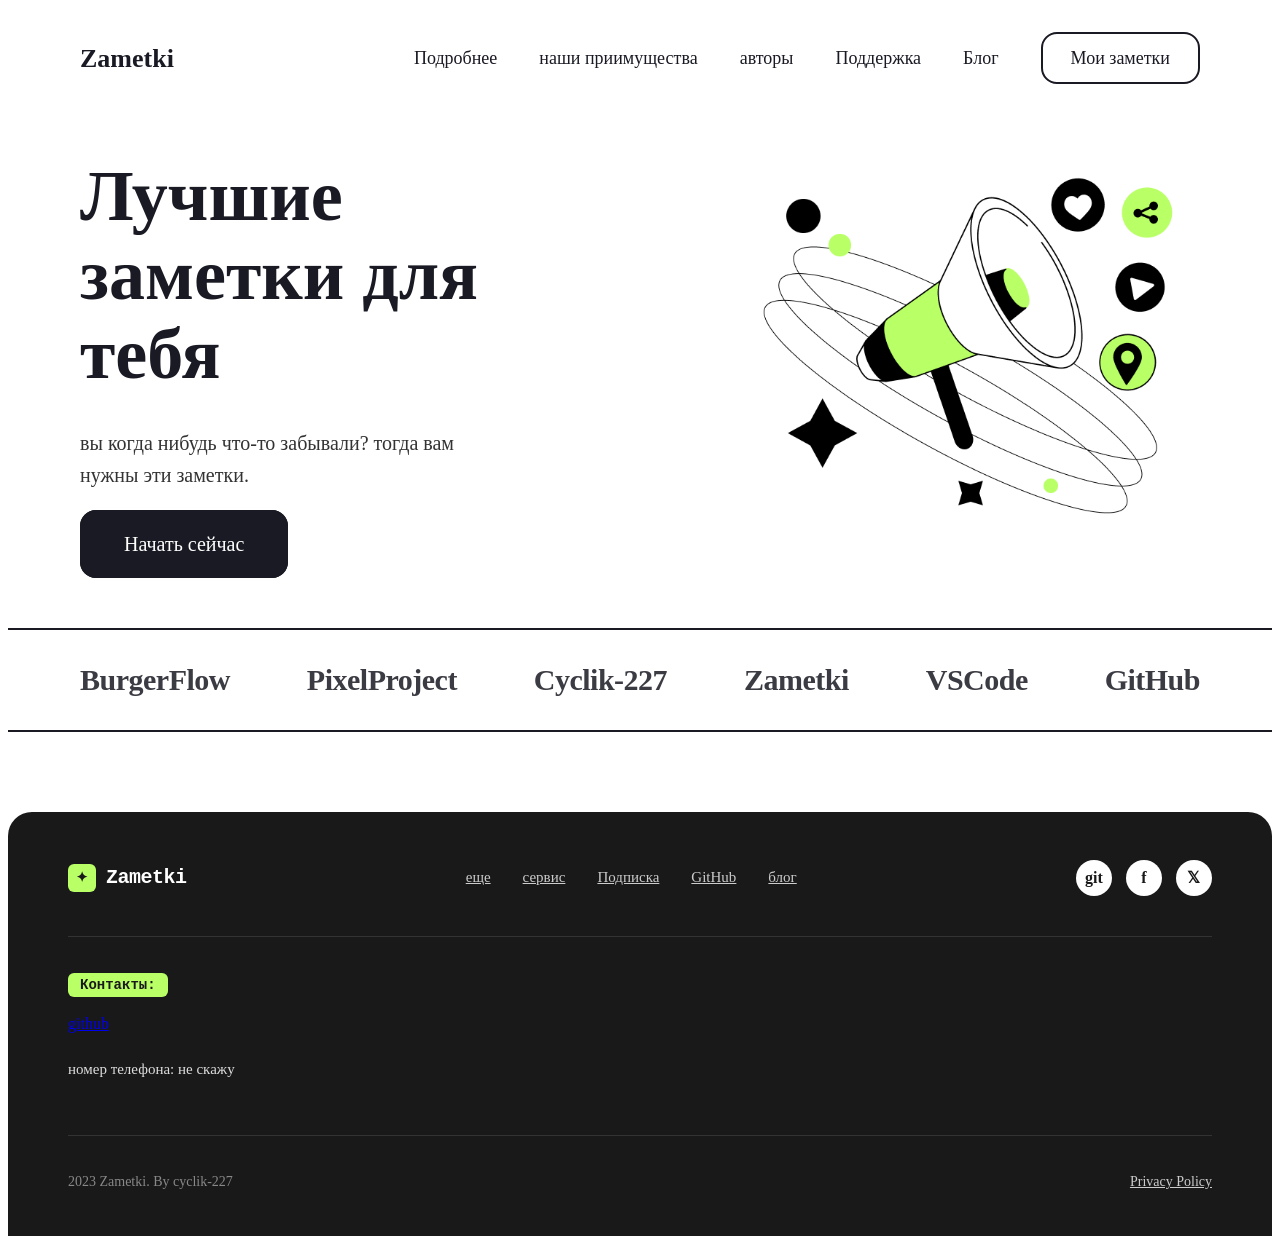
<file: index.html>
<!DOCTYPE html>
<html lang="ru">
<head>
  <meta charset="UTF-8">
  <meta name="viewport" content="width=device-width, initial-scale=1.0">
  <meta name="description" content="Zametki">
  <meta name="keywords" content="zametki заметки Заметки умные крутые бесплатно онлайн без регистрации">
  <meta name="author" content="Cyclik-227">
  <title>Zametki</title>
  <link rel="stylesheet" href="style.css">

  <!-- Yandex.Metrika counter -->
  <script type="text/javascript">
    (function(m,e,t,r,i,k,a){
        m[i]=m[i]||function(){(m[i].a=m[i].a||[]).push(arguments)};
        m[i].l=1*new Date();
        for (var j = 0; j < document.scripts.length; j++) {if (document.scripts[j].src === r) { return; }}
        k=e.createElement(t),a=e.getElementsByTagName(t)[0],k.async=1,k.src=r,a.parentNode.insertBefore(k,a)
    })(window, document,'script','https://mc.yandex.ru/metrika/tag.js?id=107190979', 'ym');

    ym(107190979, 'init', {ssr:true, webvisor:true, clickmap:true, ecommerce:"dataLayer", referrer: document.referrer, url: location.href, accurateTrackBounce:true, trackLinks:true});
  </script>
  <noscript><div><img src="https://mc.yandex.ru/watch/107190979" style="position:absolute; left:-9999px;" alt="" /></div></noscript>
  <!-- /Yandex.Metrika counter -->
  
</head>
<body>
  <main>
    <div class="nav">
      <a class="nav-logo" href="index.html">Zametki</a>
      <ul class="nav-links">
        <li><a href="#footer">Подробнее</a></li>
        <li><a href="2page.html">наши приимущества</a></li>
        <li><a href="https://github.com/Cyclik-227">авторы</a></li>
        <li><a href="https://github.com/Cyclik-227">Поддержка</a></li>
        <li><a href="https://github.com/Cyclik-227">Блог</a></li>
        <li><a class="btn-outline" href="notes.html">Мои заметки</a></li>
      </ul>
    </div>

    <div class="hero">
      <div class="hero-text">
        <h1 class="hero-title">Лучшие заметки для тебя</h1>
        <p class="hero-desc">вы когда нибудь что-то забывали? тогда вам нужны эти заметки.</p>
        <a href="2page.html" class="btn-dark">Начать сейчас</a>
      </div>
      <div>
          <img src="images/foto1.png" class="hero-image">
      </div>
    </div>

    <div class="logos-border-top"></div>
    <section class="logos-strip">
      <span class="brand-logo">BurgerFlow</span>
      <span class="brand-logo">PixelProject</span>
      <span class="brand-logo">Cyclik-227</span>
      <span class="brand-logo">Zametki</span>
      <span class="brand-logo">VSCode</span>
      <span class="brand-logo">GitHub</span>
    </section>
    <div class="logos-border-bottom"></div>
  </main>

  <footer id="footer">
    <div class="footer-top">
      <a href="index.html" class="logo">
        <div class="logo-icon">✦</div>
        Zametki
      </a>
      <nav>
        <a href="https://github.com/Cyclik-227">еще</a>
        <a href="2page.html">сервис</a>
        <a href="notes.html">Подписка</a>
        <a href="https://github.com/Cyclik-227">GitHub</a>
        <a href="https://github.com/Cyclik-227">блог</a>
      </nav>
      <div class="social-icons">
        <a href="https://github.com/Cyclik-227" aria-label="GitHub">git</a>
        <a href="#footer" aria-label="Facebook">f</a>
        <a href="#footer" aria-label="Twitter">𝕏</a>
      </div>
    </div>
  
    <hr class="divider-main">
  
    <div class="footer-mid">
      <div>
        <span class="contact-label">Контакты:</span>
        <div class="contact-info">
          <a href="https://github.com/Cyclik-227">github</a>
          <p>номер телефона: не скажу</p>
        </div>
      </div>
    </div>
  
    <hr class="divider-bottom">
  
    <div class="footer-bottom">
      <p>2023 Zametki. By cyclik-227</p>
      <a href="#">Privacy Policy</a>
    </div>
  </footer>

</body>
</html>
</file>
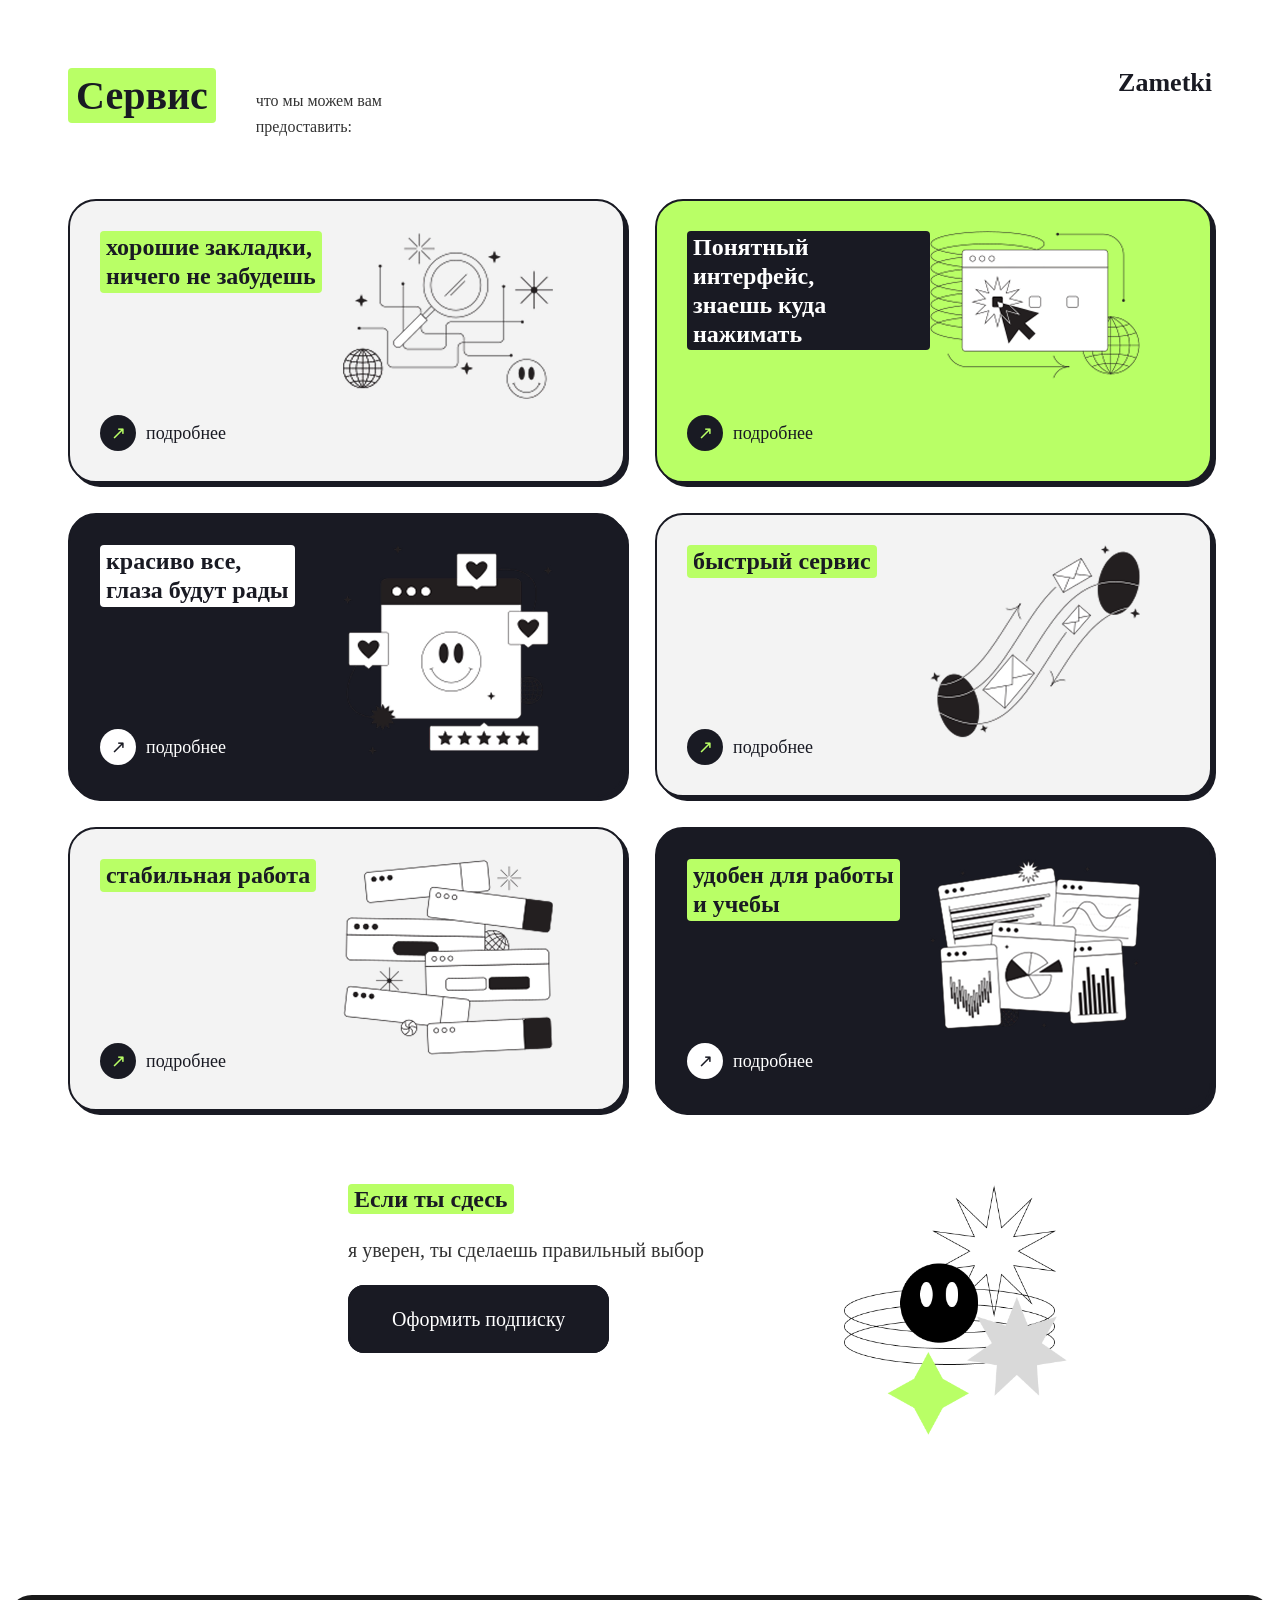
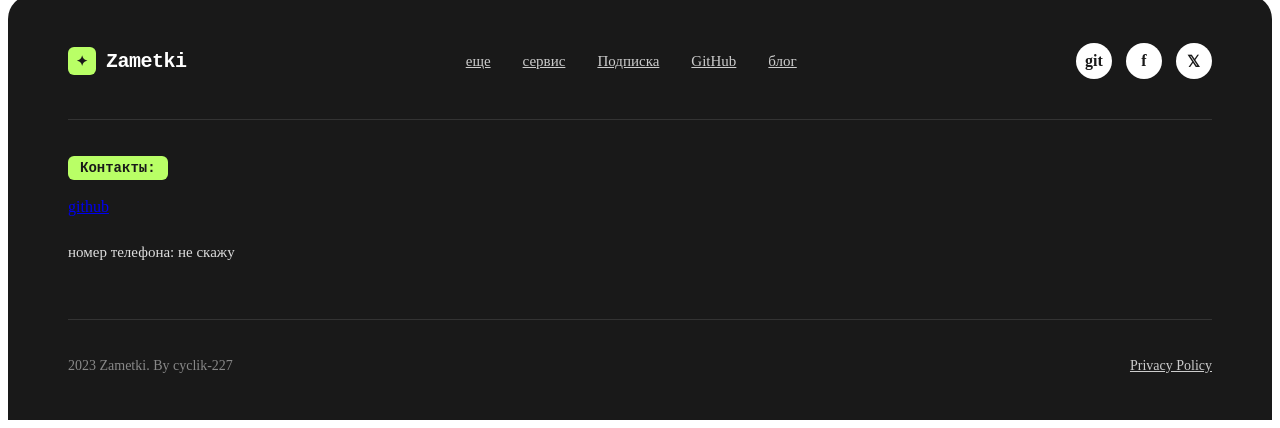
<file: 2page.html>
<!DOCTYPE html>
<html lang="ru">
<head>
  <meta charset="UTF-8">
  <meta name="viewport" content="width=device-width, initial-scale=1.0">
  <meta name="description" content="Zametki">
  <meta name="keywords" content="zametki заметки Заметки умные крутые бесплатно онлайн без регистрации описание сервис подписка">
  <meta name="author" content="Cyclik-227">
  <title>Zametki</title>
  <link rel="stylesheet" href="style.css">
  
  <!-- Yandex.Metrika counter -->
  <script type="text/javascript">
    (function(m,e,t,r,i,k,a){
        m[i]=m[i]||function(){(m[i].a=m[i].a||[]).push(arguments)};
        m[i].l=1*new Date();
        for (var j = 0; j < document.scripts.length; j++) {if (document.scripts[j].src === r) { return; }}
        k=e.createElement(t),a=e.getElementsByTagName(t)[0],k.async=1,k.src=r,a.parentNode.insertBefore(k,a)
    })(window, document,'script','https://mc.yandex.ru/metrika/tag.js?id=107190979', 'ym');

    ym(107190979, 'init', {ssr:true, webvisor:true, clickmap:true, ecommerce:"dataLayer", referrer: document.referrer, url: location.href, accurateTrackBounce:true, trackLinks:true});
  </script>
  <noscript><div><img src="https://mc.yandex.ru/watch/107190979" style="position:absolute; left:-9999px;" alt="" /></div></noscript>
  <!-- /Yandex.Metrika counter -->

</head>
<body>
    <main>
        <div class="services-section">

            <div class="services-header">
                <span class="services-title">Сервис</span>
                <p class="services-desc">что мы можем вам предоставить:</p>
                <a class="nav-logo" href="index.html">Zametki</a>
            </div>
        
            <div class="services-grid">
        
                <div class="service-card card-light">
                    <div class="service-card-top">
                    <span class="service-name name-lime">хорошие закладки, <br> ничего не забудешь</span>
                    <div class="service-illustration"><img src="images/Illustration2.png"></div>
                    </div>
                    <div class="service-card-bottom">
                    <a class="service-link" href="#footer">
                        <span class="service-link-icon">↗</span>
                        подробнее
                    </a>
                    </div>
                </div>
            
                <div class="service-card card-lime">
                    <div class="service-card-top">
                    <span class="service-name name-dark">Понятный интерфейс, <br> знаешь куда нажимать</span>
                    <div class="service-illustration"><img src="images/Illustration1.png"></div>
                    </div>
                    <div class="service-card-bottom">
                    <a class="service-link" href="#footer">
                        <span class="service-link-icon">↗</span>
                        подробнее
                    </a>
                    </div>
                </div>
            
                <div class="service-card card-dark">
                    <div class="service-card-top">
                    <span class="service-name name-white">красиво все, <br> глаза будут рады</span>
                    <div class="service-illustration"><img src="images/Illustration4.png"></div>
                    </div>
                    <div class="service-card-bottom">
                    <a class="service-link link-white" href="#footer">
                        <span class="service-link-icon">↗</span>
                        подробнее
                    </a>
                    </div>
                </div>
            
                <div class="service-card card-light">
                    <div class="service-card-top">
                    <span class="service-name name-lime">быстрый сервис</span>
                    <div class="service-illustration"><img src="images/Illustration3.png"></div>
                    </div>
                    <div class="service-card-bottom">
                    <a class="service-link" href="#footer">
                        <span class="service-link-icon">↗</span>
                        подробнее
                    </a>
                    </div>
                </div>
            
                <div class="service-card card-light">
                    <div class="service-card-top">
                    <span class="service-name name-lime">стабильная работа</span>
                    <div class="service-illustration"><img src="images/Illustration5.png"></div>
                    </div>
                    <div class="service-card-bottom">
                    <a class="service-link" href="#footer">
                        <span class="service-link-icon">↗</span>
                        подробнее
                    </a>
                    </div>
                </div>
            
                <div class="service-card card-dark">
                    <div class="service-card-top">
                    <span class="service-name name-lime">удобен для работы<br>и учебы</span>
                    <div class="service-illustration"><img src="images/Illustration6.png"></div>
                    </div>
                    <div class="service-card-bottom">
                    <a class="service-link link-white" href="#footer">
                        <span class="service-link-icon">↗</span>
                        подробнее
                    </a>
                    </div>
                </div>
            </div>

            <div class="sub">

                <div class="sub-div">
                <div>
                    <span class="service-name name-lime">Если ты сдесь</span>
                    <p class="hero-desc">я уверен, ты сделаешь правильный выбор</p>
                    <a class="btn-dark" href="notes.html">Оформить подписку</a>
                </div>
        
                <img class="img2" src="images/Illustration01.png">

                </div>
        
            </div>
        </div>
    </main>

    <footer id="footer">
        <div class="footer-top">
          <a href="/index.html" class="logo">
            <div class="logo-icon">✦</div>
            Zametki
          </a>
          <nav>
            <a href="https://github.com/Cyclik-227">еще</a>
            <a href="#">сервис</a>
            <a href="notes.html">Подписка</a>
            <a href="https://github.com/Cyclik-227">GitHub</a>
            <a href="https://github.com/Cyclik-227">блог</a>
          </nav>
          <div class="social-icons">
            <a href="https://github.com/Cyclik-227" aria-label="GitHub">git</a>
            <a href="#footer" aria-label="Facebook">f</a>
            <a href="#footer" aria-label="Twitter">𝕏</a>
          </div>
        </div>
      
        <hr class="divider-main">
      
        <div class="footer-mid">
          <div>
            <span class="contact-label">Контакты:</span>
            <div class="contact-info">
              <a href="https://github.com/Cyclik-227">github</a>
              <p>номер телефона: не скажу</p>
            </div>
          </div>
        </div>
      
        <hr class="divider-bottom">
      
        <div class="footer-bottom">
          <p>2023 Zametki. By cyclik-227</p>
          <a href="#">Privacy Policy</a>
        </div>
      </footer>

</body>
</html>
</file>
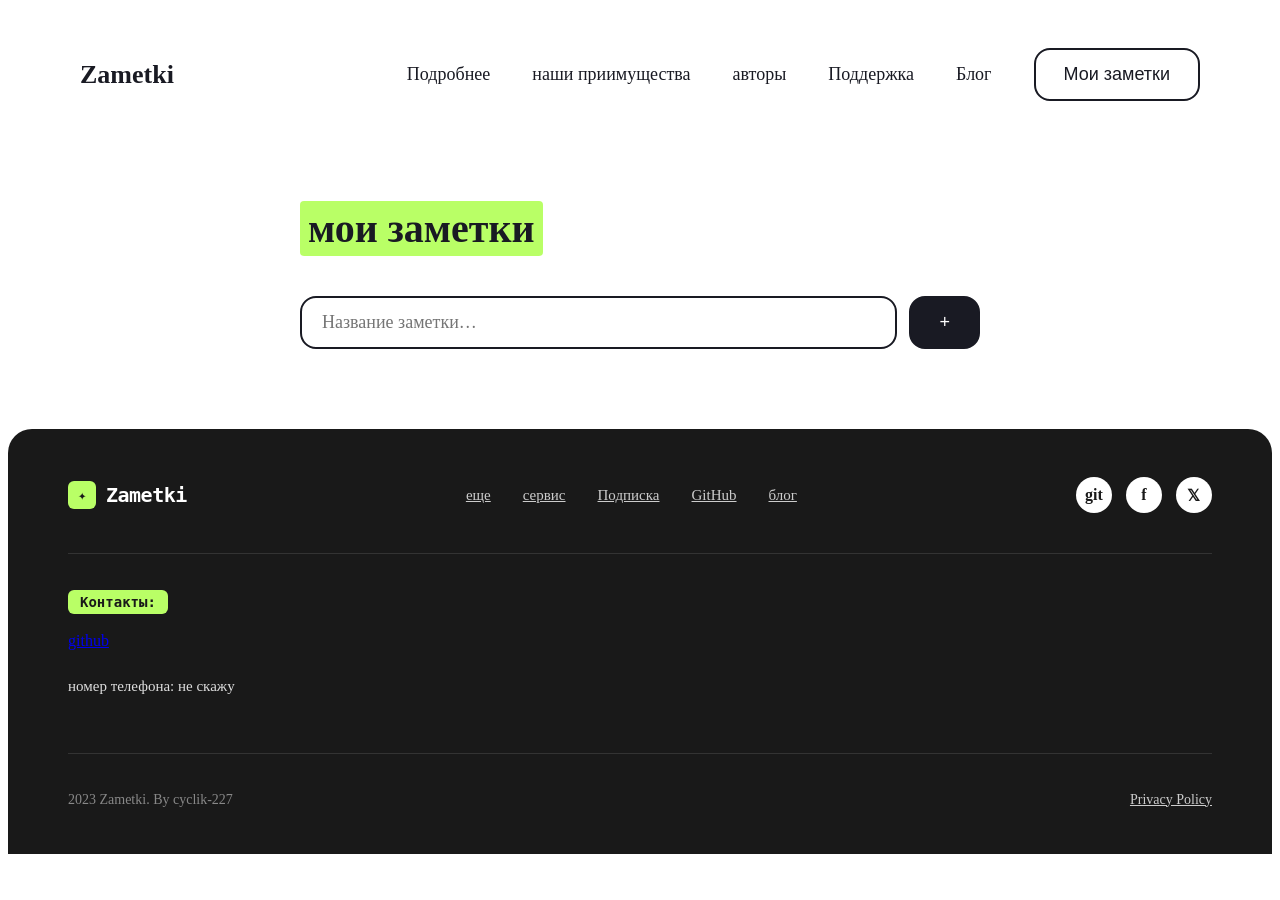
<file: notes.html>
<!DOCTYPE html>
<html lang="ru">
<head>
  <meta charset="UTF-8">
  <meta name="viewport" content="width=device-width, initial-scale=1.0">
  <meta name="description" content="Zametki">
  <meta name="keywords" content="zametki заметки Заметки умные крутые бесплатно онлайн без регистрации пользоватся">
  <meta name="author" content="Cyclik-227">
  <title>Мои заметки — Zametki</title>
  <link rel="stylesheet" href="style.css">

  <!-- Yandex.Metrika counter -->
  <script type="text/javascript">
    (function(m,e,t,r,i,k,a){
        m[i]=m[i]||function(){(m[i].a=m[i].a||[]).push(arguments)};
        m[i].l=1*new Date();
        for (var j = 0; j < document.scripts.length; j++) {if (document.scripts[j].src === r) { return; }}
        k=e.createElement(t),a=e.getElementsByTagName(t)[0],k.async=1,k.src=r,a.parentNode.insertBefore(k,a)
    })(window, document,'script','https://mc.yandex.ru/metrika/tag.js?id=107190979', 'ym');

    ym(107190979, 'init', {ssr:true, webvisor:true, clickmap:true, ecommerce:"dataLayer", referrer: document.referrer, url: location.href, accurateTrackBounce:true, trackLinks:true});
  </script>
  <noscript><div><img src="https://mc.yandex.ru/watch/107190979" style="position:absolute; left:-9999px;" alt="" /></div></noscript>
  <!-- /Yandex.Metrika counter -->

</head>
<body>
  <main>
    <div class="nav">
      <a class="nav-logo" href="index.html">Zametki</a>
      <ul class="nav-links">
        <li><a href="index.html#footer">Подробнее</a></li>
        <li><a href="2page.html">наши приимущества</a></li>
        <li><a href="https://github.com/Cyclik-227">авторы</a></li>
        <li><a href="https://github.com/Cyclik-227">Поддержка</a></li>
        <li><a href="https://github.com/Cyclik-227">Блог</a></li>
        <li><button class="btn-outline">Мои заметки</button></li>
      </ul>
    </div>

    <div class="notes-page">
      <div class="notes-title">мои заметки</div>

        <form class="new-note" onsubmit="addNote(event)">
          <input type="text" id="input-title" placeholder="Название заметки…" autocomplete="off">
          <button type="submit" class="btn-dark" style="padding: 14px 28px; font-size: 18px;">+</button>
        </form>

      <div id="notes-list"></div>
    </div>

  </main>

  <footer id="footer">
    <div class="footer-top">
      <a href="/index.html" class="logo">
        <div class="logo-icon">✦</div>
        Zametki
      </a>
      <nav>
        <a href="https://github.com/Cyclik-227">еще</a>
        <a href="#">сервис</a>
        <a href="notes.html">Подписка</a>
        <a href="https://github.com/Cyclik-227">GitHub</a>
        <a href="https://github.com/Cyclik-227">блог</a>
      </nav>
      <div class="social-icons">
        <a href="https://github.com/Cyclik-227" aria-label="GitHub">git</a>
        <a href="#footer" aria-label="Facebook">f</a>
        <a href="#footer" aria-label="Twitter">𝕏</a>
      </div>
    </div>
  
    <hr class="divider-main">
  
    <div class="footer-mid">
      <div>
        <span class="contact-label">Контакты:</span>
        <div class="contact-info">
          <a href="https://github.com/Cyclik-227">github</a>
          <p>номер телефона: не скажу</p>
        </div>
      </div>
    </div>
  
    <hr class="divider-bottom">
  
    <div class="footer-bottom">
      <p>2023 Zametki. By cyclik-227</p>
      <a href="#">Privacy Policy</a>
    </div>
  </footer>
  
  <script src="script.js"></script>
</body>
</html>
</file>
<file: style.css>
html {
    scroll-behavior: smooth;
    animation: fadeIn 0.6s ease 0s both;
}

body {
    background: #FFFFFF;
    color: #191A23;
}

.nav {
    display: flex;
    align-items: center;
    justify-content: space-between;
    padding: 24px 72px;
    max-width: 1480px;
    margin: 0 auto;
}

.nav-logo {
    font-size: 26px;
    font-weight: 700;
    text-decoration: none;
    color: #191A23;
}

.nav-links {
    display: flex;
    align-items: center;
    gap: 42px;
    list-style: none;
}

.nav-links a {
    font-size: 18px;
    font-weight: 400;
    text-decoration: none;
    color: #191A23;
}

.nav-links a:hover {
    text-decoration: underline;
}

.hero {
    max-width: 1480px;
    margin: 0 auto;
    padding: 48px 72px 72px;
    display: grid;
    grid-template-columns: 1fr 1fr;
    align-items: center;
    gap: 48px;
}

.hero-title {
    font-size: 72px;
    font-weight: 700;
    line-height: 1.1;
    margin-bottom: 32px;
    margin-top: 0px;
    margin-bottom: 32px;
}

.hero-desc {
    font-size: 20px;
    line-height: 1.6;
    color: #333333;
    max-width: 420px;
    margin-bottom: 42px;
    margin-top: 20px;
    margin-bottom: 42px;
}

.hero-image {
    display: flex;
    justify-content: center;
    align-items: center;
    height: 375px;
    margin-left: 5em;
}

.btn-outline {
    background-color: transparent;
    color: #191A23;
    border: 2px solid #191A23;
    border-radius: 16px;
    padding: 14px 28px;
    font-size: 18px;
    font-weight: 500;
    cursor: pointer;
    transition: 0.2s, color 0.2s;
}

.btn-outline:hover {
    background-color: #191A23;
    color: #FFFFFF
}

.btn-dark {
    background-color: #191A23;
    color: #FFFFFF;
    border: 2px solid #191A23;
    border-radius: 16px;
    padding: 21px 42px;
    font-size: 20px;
    font-weight: 500;
    cursor: pointer;
    transition: 0.2s, color 0.2s;
    text-decoration-line: none;
}

.btn-dark:hover {
    background: transparent;
    background-color: transparent;
    color: #191A23;
}

.logos-border-top,
.logos-border-bottom {
    border-top: 2px solid #191A23;
    max-width: 1480px;
    margin: 0 auto;
}

.logos-strip {
    max-width: 1480px;
    margin: 0 auto;
    padding: 33px 72px;
    display: flex;
    align-items: center;
    justify-content: space-between;
}

.brand-logo {
    font-size: 30px;
    font-weight: 700;
    color: #191A23;
    opacity: 0.85;
    letter-spacing: -0.5px;
}

/*сервис*/
.services-section {
    max-width: 1280px;
    margin: 0 auto;
    padding: 60px 60px 80px;
}

.services-header {
    display: flex;
    align-items: flex-start;
    gap: 40px;
    margin-bottom: 60px;
}

.services-title {
    background: #B9FF66;
    background-color: #B9FF66;
    padding: 4px 8px;
    font-size: 40px;
    font-weight: 700;
    white-space: nowrap;
    border-radius: 4px;
}

.services-desc {
    font-size: 16px;
    line-height: 1.6;
    color: #333333;
    max-width: 360px;
    margin-top: 20px;
    margin-bottom: 0px;
    margin-right: 40em;
}

.services-grid {
    display: grid;
    grid-template-columns: repeat(2, 1fr);
    gap: 30px;
}

.img2{
    height: 250px;
    width: 224px;
    margin-left: 140px;
}

.sub{
    margin-top: 74px;
    margin-left: 280px;
}

.sub-div{
    display: flex;
    align-items: flex-start;
}

/* КАРТОЧКИ */
.service-card {
    border-radius: 28px;
    border: 2px solid #191A23;
    padding: 30px;
    display: flex;
    flex-direction: column;
    justify-content: space-between;
    min-height: 220px;
    box-shadow: 4px 4px 0px #191A23;
}

.card-light{
    background-color: #F3F3F3;
}

.card-lime{
    background-color: #B9FF66;
}

.card-dark{
    background-color: #191A23;
}

.service-card-top{
    display: flex;
    justify-content: space-between;
    align-items: flex-start;
    margin-bottom: 40px;
}

.service-name {
    font-size: 24px;
    font-weight: 700;
    line-height: 1.2;
}

.name-lime {
    background-color: #B9FF66;
    padding: 2px 6px;
    border-radius: 4px;
    color: #191A23;
}

.name-dark {
    background-color: #191A23;
    padding: 2px 6px;
    border-radius: 4px;
    color: #FFFFFF;
}

.name-white {
    background-color: #ffffff;
    padding: 2px 6px;
    border-radius: 4px;
    color: #191A23;
}

.service-illustration {
    width: 150px;
    height: 120px;
    margin-right: 100px;
}

.service-card-bottom {
    display: flex;
    align-items: center;
    margin-top: 0px;
    margin-bottom: 0px;
}

.service-link {
    display: flex;
    align-items: center;
    gap: 10px;
    text-decoration: none;
    color: #191A23;
    font-size: 18px;
    font-weight: 500;
}

.service-link.link-white {
    color: #FFFFFF;
}

.service-link-icon {
    display: flex;
    align-items: center;
    justify-content: center;
    width: 36px;
    height: 36px;
    border-radius: 50%;
    background-color: #191A23;
    color: #B9FF66;
    font-size: 18px;
}

.link-white .service-link-icon {
    background-color: #ffffff;
    color: #191A23;
}

/*footer*/


footer {
    width: 93,5%;
    background: #191919;
    color: #fff;
    padding: 48px 60px 32px;
    border-radius: 24px 24px 0 0;
    margin-top: 5em;
}

.footer-top {
    display: flex;
    align-items: center;
    justify-content: space-between;
    margin-bottom: 40px;
    flex-wrap: wrap;
    gap: 20px;
}

.logo {
    display: flex;
    align-items: center;
    gap: 10px;
    font-family: 'Space Mono', monospace;
    font-size: 20px;
    font-weight: 700;
    color: #fff;
    text-decoration: none;
    letter-spacing: -0.5px;
}

.logo-icon {
    width: 28px;
    height: 28px;
    background: #b9ff66;
    border-radius: 6px;
    display: flex;
    align-items: center;
    justify-content: center;
    font-size: 14px;
    color: #191919;
    font-weight: 900;
}

nav {
    display: flex;
    gap: 32px;
    flex-wrap: wrap;
}

nav a {
    color: #ccc;
    text-decoration: underline;
    font-size: 15px;
    font-weight: 400;
    transition: color 0.2s;
}

.social-icons {
    display: flex;
    gap: 14px;
    align-items: center;
}

.social-icons a {
    width: 36px;
    height: 36px;
    border-radius: 50%;
    background: #fff;
    color: #191919;
    display: flex;
    align-items: center;
    justify-content: center;
    font-size: 16px;
    font-weight: 700;
    text-decoration: none;
    transition: background 0.2s, transform 0.2s;
}

.social-icons a:hover {
    background: #b9ff66;
    transform: scale(1.1);
}

.divider-main {
    border: none;
    border-top: 1px solid #333;
    margin-bottom: 36px;
}

.footer-mid {
    display: flex;
    align-items: flex-start;
    gap: 40px;
    margin-bottom: 40px;
    flex-wrap: wrap;
}

.contact-label {
    display: inline-block;
    background: #b9ff66;
    color: #191919;
    font-size: 14px;
    font-weight: 600;
    padding: 4px 12px;
    border-radius: 6px;
    margin-bottom: 18px;
    font-family: 'Space Mono', monospace;
}

.contact-info {
    display: flex;
    flex-direction: column;
    gap: 10px;
}

.contact-info p {
    font-size: 15px;
    color: #ddd;
    line-height: 1.5;
}

.divider-bottom {
    border: none;
    border-top: 1px solid #333;
    margin-bottom: 24px;
}

.footer-bottom {
    display: flex;
    align-items: center;
    justify-content: space-between;
    flex-wrap: wrap;
    gap: 12px;
}

  .footer-bottom p {
    font-size: 14px;
    color: #888;
}

.footer-bottom a {
    font-size: 14px;
    color: #ccc;
    text-decoration: underline;
    transition: color 0.2s;
}

/*заметки*/

.notes-page {
    max-width: 680px;
    margin: 60px auto;
    padding: 0 72px;
}

.notes-title {
    background: #B9FF66;
    padding: 4px 8px;
    font-size: 40px;
    font-weight: 700;
    border-radius: 4px;
    display: inline-block;
    margin-bottom: 40px;
}

.new-note {
    display: flex;
    gap: 12px;
    margin-bottom: 32px;
}

.new-note input {
    flex: 1;
    padding: 14px 20px;
    border: 2px solid #191A23;
    border-radius: 16px;
    font-size: 18px;
    font-family: inherit;
    outline: none;
}

details {
    border: 2px solid #191A23;
    border-radius: 16px;
    margin-bottom: 12px;
    box-shadow: 4px 4px 0px #191A23;
    background: #F3F3F3;
    overflow: hidden;
}

summary {
    padding: 16px 22px;
    font-size: 20px;
    font-weight: 700;
    cursor: pointer;
    list-style: none;
    display: flex;
    justify-content: space-between;
    align-items: center;
    user-select: none;
}

details[open] summary {
    background: #B9FF66;
}

textarea {
    width: 100%;
    min-height: 140px;
    padding: 16px 22px;
    border: none;
    border-top: 2px solid #191A23;
    font-size: 16px;
    line-height: 1.7;
    font-family: inherit;
    resize: vertical;
    box-sizing: border-box;
    background: #fff;
    outline: none;
}

/*анимашки*/

@keyframes fadeIn {
    from { opacity: 0; transform: translateY(20px); }
    to   { opacity: 1; transform: translateY(0); }
  }
</file>
